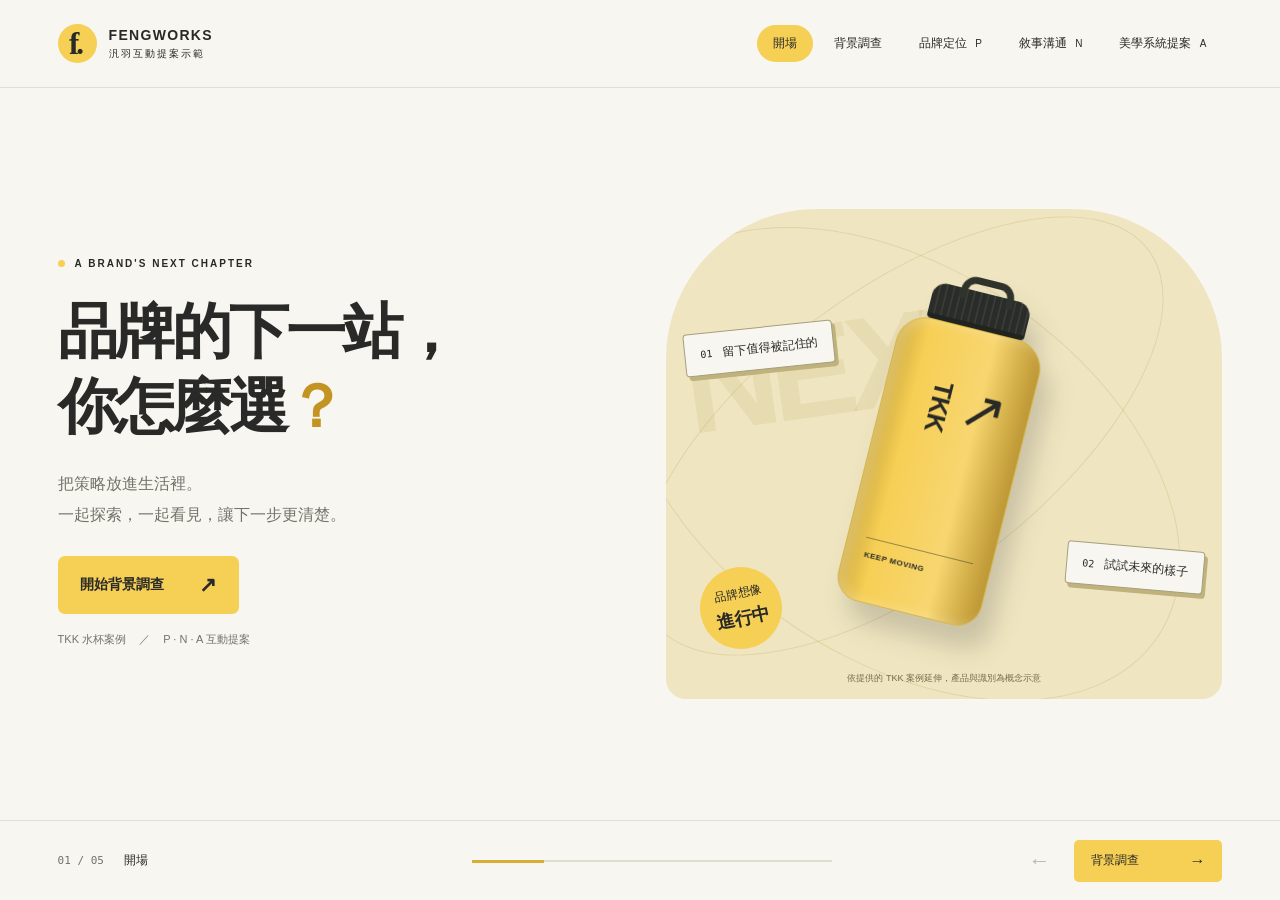
<file: index.html>
<!doctype html>
<html lang="zh-Hant"><head><meta charset="UTF-8"><meta name="viewport" content="width=device-width,initial-scale=1"><meta name="description" content="汎羽 PNA 互動提案示範：背景調查、品牌定位、敘事溝通與三個美學系統方向。"><title>品牌的下一站｜汎羽 PNA 互動提案</title><style>
:root{--ink:#292a27;--paper:#f7f6f0;--yellow:#f6cf55;--line:#dfdfd6;--muted:#727369;--surface:#fffefa;font-family:Arial,"Noto Sans TC","Microsoft JhengHei",sans-serif;color:var(--ink);background:var(--paper);color-scheme:light}*{box-sizing:border-box}body{margin:0}button,input{font:inherit}button{cursor:pointer;color:inherit;border:0;transition:background .2s,transform .2s}button:hover:not(:disabled){filter:brightness(.97)}button:focus-visible,a:focus-visible,input:focus-visible{outline:3px solid #ad7a16;outline-offset:4px}button:disabled{opacity:.3;cursor:default}h1,h2,h3,h4,p{margin:0}[hidden]{display:none!important}.skip{position:absolute;top:-80px;left:20px;z-index:100;background:var(--ink);color:white;padding:12px}.skip:focus{top:8px}.topbar{min-height:88px;display:flex;align-items:center;justify-content:space-between;padding:18px 4.5%;border-bottom:1px solid var(--line);gap:24px}.wordmark{display:flex;align-items:center;gap:12px;text-align:left;background:none;padding:0;font-size:14px;font-weight:800;letter-spacing:1.3px;flex-shrink:0}.brand-icon{background:var(--yellow);color:var(--ink);height:39px;width:39px;border-radius:50%;display:grid;place-items:center;font-family:Georgia,serif;font-size:31px;line-height:1;letter-spacing:-3px;padding-right:4px}.brand-sub{display:block;font-size:10px;letter-spacing:2px;font-weight:400;margin-top:4px}.desktop-nav{display:flex;gap:5px;flex-wrap:wrap;justify-content:flex-end}.desktop-nav button{padding:10px 16px;border-radius:30px;background:transparent;font-size:12px;white-space:nowrap}.desktop-nav button b{font-size:10px;margin-left:5px;font-weight:400}.desktop-nav button.active{background:var(--yellow);color:var(--ink)}main{padding:0 4.5% 105px;max-width:1680px;margin:auto}.slide{padding-top:30px;min-height:calc(100vh - 193px);animation:arrive .22s ease-out}.cover{display:grid;grid-template-columns:1.05fr 1fr;gap:24px;align-items:center;padding-top:25px}.eyebrow{font-size:10px;letter-spacing:2px;font-weight:700;display:flex;align-items:center;gap:10px}.live-dot{width:7px;height:7px;border-radius:50%;background:var(--yellow)}h1{font-size:clamp(42px,4.7vw,74px);letter-spacing:-3px;line-height:1.25;font-weight:800;margin:25px 0}.accent-punct{color:#c39422}.intro{font-size:16px;line-height:1.9;color:var(--muted)}.primary{display:inline-flex;align-items:center;justify-content:space-between;gap:35px;background:var(--yellow);color:var(--ink);padding:17px 22px;border-radius:7px;font-size:14px;font-weight:600}.primary span{font-size:21px}.cover .primary{margin:26px 0 16px}.micro{font-size:11px;line-height:1.8;color:var(--muted)}.micro span{margin:0 10px}.hero-stage{height:490px;position:relative;overflow:hidden;border-radius:150px 150px 20px 20px;background:#efe5c0;isolation:isolate}.hero-word{font-size:132px;font-weight:900;letter-spacing:-10px;color:#b9a45324;position:absolute;left:3%;top:17%;transform:rotate(-8deg)}.orbit{position:absolute;border:1px solid #b8a65b45;border-radius:50%;width:620px;height:290px;transform:rotate(-37deg);left:-75px;top:82px;z-index:-1}.orbit-two{height:390px;transform:rotate(34deg);top:60px}.hero-tag{position:absolute;z-index:3;background:var(--paper);border:1px solid #a69f7c;padding:12px 15px;box-shadow:3px 4px 0 #c0b27c;font-size:12px;border-radius:4px}.tag-one{left:18px;top:118px;transform:rotate(-6deg)}.tag-two{right:18px;bottom:110px;transform:rotate(5deg)}.hero-tag span{font:10px monospace;margin-right:7px}.hero-stamp{position:absolute;bottom:50px;left:34px;width:82px;height:82px;background:var(--yellow);border-radius:50%;display:flex;flex-direction:column;align-items:center;justify-content:center;font-size:12px;transform:rotate(-12deg);line-height:1.7}.hero-stamp strong{font-size:18px}.hero-caption{position:absolute;bottom:14px;width:100%;text-align:center;font-size:9px;color:#756d4c}.bottle{position:relative;width:148px;height:330px;filter:drop-shadow(15px 20px 12px #242b2b30);color:var(--ink)}.hero-bottle{position:absolute;left:calc(50% - 74px);top:79px;transform:rotate(14deg)}.cap{width:100px;height:37px;border-radius:14px 14px 4px 4px;background:repeating-linear-gradient(90deg,#292c29 0px,#292c29 5px,#454840 7px);margin:auto;position:relative;z-index:2;border-bottom:5px solid #20231e}.cap:after{content:"";position:absolute;width:40px;height:17px;border:7px solid #2f332b;border-bottom:0;border-radius:15px 15px 0 0;top:-14px;left:27px}.bottle-body{height:293px;border-radius:30px 30px 25px 25px;background:linear-gradient(90deg,#d1ac3e,#f6cf55 20%,#f8d670 65%,#bc9632);border:1px solid #d7b64f;position:relative;overflow:hidden;box-shadow:inset 6px 0 13px #ffffff40}.bottle-word{position:absolute;left:24px;top:58px;font-size:26px;font-weight:900;letter-spacing:-1px;transform:rotate(90deg);transform-origin:24px 24px;white-space:nowrap}.bottle-rule{position:absolute;left:18px;right:18px;bottom:63px;height:1px;background:currentColor;opacity:.45}.bottle-sub{position:absolute;bottom:42px;font-size:8px;font-weight:700;left:20px;letter-spacing:.5px}.bottle-mark{position:absolute;right:22px;top:45px;font-size:55px}.section-heading{display:flex;justify-content:space-between;align-items:flex-end;gap:24px;margin-bottom:25px}.section-heading h2{font-size:clamp(29px,3vw,44px);line-height:1.4;letter-spacing:-1.2px;margin-top:10px}.section-heading h2 em{font-style:normal;font-size:.65em;display:inline-grid;place-items:center;background:var(--yellow);width:36px;height:36px;border-radius:50%;margin-left:10px;vertical-align:middle;letter-spacing:0}.section-heading>p{font-size:13px;line-height:1.8;padding-bottom:3px}.hint{font-size:10px;color:var(--muted)}.panel-label{font-size:10px;letter-spacing:1.4px;font-weight:700;color:var(--muted)}.panel-heading{display:flex;align-items:center;justify-content:space-between;gap:16px;margin-bottom:20px}.panel-heading h3{font-size:22px;margin-top:10px;line-height:1.4}.research-layout{display:grid;grid-template-columns:.7fr 1.7fr;gap:24px}.brand-map{position:relative;background:#efedde;border-radius:18px;overflow:hidden;display:flex;flex-direction:column;justify-content:center;gap:18px;padding:50px 22px 42px;isolation:isolate}.map-grid{position:absolute;inset:0;background-image:linear-gradient(#908a6412 1px,transparent 1px),linear-gradient(90deg,#908a6412 1px,transparent 1px);background-size:25px 25px;z-index:-1}.map-caption{position:absolute;top:20px;left:24px;font:9px monospace;letter-spacing:1px;color:var(--muted)}.map-path{position:absolute;width:210px;height:380px;border:1px dashed #c6bc8a;transform:rotate(-24deg);border-radius:50%;left:calc(50% - 105px);z-index:-1}.map-node{display:flex;align-items:center;gap:14px;background:var(--paper);border:1px solid #d4cfb6;padding:17px 16px;border-radius:10px;text-align:left;position:relative}.map-node.selected{background:var(--yellow);border-color:#dac064;box-shadow:0 4px 0 #d7c996}.map-node b{font-size:18px;display:block}.map-node small{font-size:10px;display:block;margin-top:7px}.map-pin{font:10px monospace;align-self:flex-start;margin-top:4px}.map-node i{margin-left:auto;font-style:normal}.map-bottom{position:absolute;bottom:17px;left:24px;font-size:9px;color:var(--muted)}.research-panel{background:var(--surface);border:1px solid var(--line);border-radius:18px;padding:22px 25px}.analysis-groups{display:grid;grid-template-columns:1fr 1fr;gap:18px}.analysis-group h4{text-align:center;background:#edece3;padding:10px;font-size:15px;font-weight:600;border-radius:6px}.circle-grid{display:grid;gap:13px;justify-content:center;padding:19px 8px 10px;grid-template-columns:repeat(2,72px);min-height:185px}.circle-grid.six{grid-template-columns:repeat(3,72px)}.analysis-circle{width:72px;height:72px;display:grid;place-items:center;background:#f9e6aa;border-radius:50%;font-size:14px;line-height:1.45;padding:13px;text-align:center;word-break:normal;overflow-wrap:anywhere;font-weight:600}.analysis-group:nth-child(2) .analysis-circle{background:#343631;color:#f9e8ae}.analysis-takeaway{display:flex;gap:16px;border-top:1px solid var(--line);padding-top:14px;margin-top:9px}.analysis-takeaway>span{font-size:10px;white-space:nowrap;line-height:1.8;color:var(--muted)}.analysis-takeaway p{font-size:12px;line-height:1.8}.source-note{font-size:9px;color:var(--muted);margin-top:11px;line-height:1.7}.position-layout{display:grid;grid-template-columns:.8fr 1.6fr;gap:28px}.position-controls{padding-top:10px}.position-tab{display:block;position:relative;text-align:left;background:transparent;border:1px solid var(--line);border-radius:12px;padding:18px 22px;margin-top:16px;width:100%}.position-tab.selected{background:var(--yellow);border-color:#dec677}.position-tab>span{font-size:9px;letter-spacing:1.5px}.position-tab b{display:block;font-size:24px;margin:10px 0 7px}.position-tab small{font-size:11px}.position-tab i{position:absolute;right:23px;bottom:23px;font-size:20px;font-style:normal}.position-explanation{margin-top:22px;max-width:360px}.position-explanation h3{font-size:14px;margin-bottom:10px}.position-explanation p{font-size:12px;line-height:1.9;color:var(--muted)}.position-board{padding:23px 30px;background:var(--surface);border:1px solid var(--line);border-radius:18px}.position-equation{border:1px solid #d4d3c8;padding:20px 25px}.position-equation p{display:flex;align-items:baseline;justify-content:center;gap:15px;line-height:1.7;font-size:27px;transition:opacity .2s}.position-equation b{font-size:29px}.position-equation p>span{width:24px;text-align:center}.position-equation[data-focus=focus] .away{opacity:.35}.position-equation[data-focus=tradeoff] .toward{opacity:.35}.position-arrow{text-align:center;font-size:26px;color:#acae9d;line-height:1.5}.position-conclusion{font-size:32px;text-align:center;background:var(--yellow);padding:19px 15px;font-weight:700;letter-spacing:-1px}.position-conclusion span{margin-left:7px}.position-dimensions{display:grid;grid-template-columns:repeat(3,1fr);text-align:center;margin:23px 0 17px}.position-dimensions div+div{border-left:1px solid var(--line)}.position-dimensions span{font-size:8px;letter-spacing:1px;display:block;color:var(--muted)}.position-dimensions b{display:block;font-size:13px;margin-top:7px}.position-question{font-size:11px;line-height:1.8;color:var(--muted);padding-top:12px;border-top:1px solid var(--line)}.expression-layout{display:grid;grid-template-columns:.85fr 1.5fr;gap:32px}.expression-control{padding:18px 0}.expression-control h3{font-size:25px;line-height:1.65;margin:12px 0 22px}.tone-options{display:grid;gap:12px}.tone-option{display:flex;gap:13px;align-items:center;text-align:left;border:1px solid var(--line);background:transparent;padding:16px;border-radius:10px}.tone-option.selected{background:#fff9e5;border-color:#d8bb58}.tone-option b{display:block;font-size:14px;margin-bottom:5px}.tone-option small{font-size:10px;color:var(--muted)}.tone-option i{margin-left:auto;font-style:normal;font-size:22px}.tone-swatch{width:31px;height:40px;border-radius:16px;background:linear-gradient(135deg,var(--ink) 50%,var(--yellow) 50%)}.tone-swatch.warm{background:linear-gradient(135deg,#ddcdb2 50%,#405c47 50%)}.tone-detail{margin:22px 0}.tone-detail span{font-size:10px;color:var(--muted)}.tone-detail p{font-size:12px;line-height:1.8;margin-top:7px}.ad-preview{height:420px;border-radius:18px;position:relative;overflow:hidden;background:var(--ink);color:var(--yellow);isolation:isolate;transition:background .3s,color .3s}.ad-head{display:flex;justify-content:space-between;align-items:center;padding:24px 26px;position:relative;z-index:2}.ad-head>span:first-child{font-size:25px;font-weight:900;letter-spacing:-1px}.ad-head>span:last-child{font-size:8px;letter-spacing:1.5px}.ad-copy{position:relative;z-index:2;margin:35px 28px;width:54%}.ad-copy>span{font-size:9px;letter-spacing:2px}.ad-copy h3{font-size:clamp(25px,3vw,43px);line-height:1.35;letter-spacing:-2px;white-space:pre-line;margin:13px 0}.ad-copy p{font-size:11px;line-height:1.8;max-width:190px}.ad-bottle{position:absolute;right:12%;top:64px;transform:rotate(17deg) scale(.78);z-index:1}.ad-rings{position:absolute;width:520px;height:280px;border:1px solid #f6cf5533;top:90px;left:0;border-radius:50%;transform:rotate(-30deg)}.ad-rings:after{content:"";position:absolute;inset:30px;border:inherit;border-radius:inherit}.ad-bottom{position:absolute;bottom:22px;left:26px;right:26px;display:flex;justify-content:space-between;font-size:9px;letter-spacing:1px}.ad-preview.warm{background:#ddcdb2;color:#2d4a37}.warm .bottle-body,.outdoor .bottle-body{background:linear-gradient(90deg,#304d37,#55755b 24%,#6d8b65 65%,#2f5039);border-color:#4c7053;color:#f4e2ba}.warm .ad-rings{border-color:#47685245}.warm .ad-copy h3{font-weight:500;letter-spacing:0}.concept-toolbar{display:flex;align-items:center;justify-content:space-between;gap:20px;margin-bottom:20px}.segmented{background:#edece3;border-radius:30px;padding:4px;display:flex;gap:4px}.segmented button{padding:10px 18px;font-size:12px;border-radius:25px;background:transparent;white-space:nowrap}.segmented button.selected{background:var(--yellow)}.check{display:flex;align-items:center;gap:6px;font-size:11px;white-space:nowrap}.check input{accent-color:var(--ink);height:16px;width:16px}.aesthetic-layout{display:grid;grid-template-columns:1.65fr .8fr;gap:30px}.concept-preview{height:395px;position:relative;background:#292a27;color:#f6cf55;border-radius:18px;overflow:hidden;isolation:isolate;transition:background .3s,color .3s}.concept-head{display:flex;justify-content:space-between;align-items:center;position:relative;z-index:3;padding:23px 27px}.concept-head strong{font-size:30px;font-weight:900;letter-spacing:-1px}.concept-head>span{font-size:8px;letter-spacing:1.5px}.concept-copy{position:relative;z-index:3;margin:28px 27px;width:48%}.concept-copy>span{font-size:8px;letter-spacing:1.6px}.concept-copy h3{font-size:34px;line-height:1.35;letter-spacing:-1px;white-space:pre-line;margin:13px 0}.concept-copy p{font-size:10px;line-height:1.8;max-width:200px}.concept-products{position:absolute;right:3%;top:76px;width:240px;height:270px;z-index:2}.concept-bottle{position:absolute;right:0;top:-22px;transform:rotate(12deg) scale(.69)}.concept-box{width:111px;height:234px;background:#f4cf60;color:#292a27;position:absolute;top:16px;left:5px;padding:20px 16px;transform:rotate(-6deg);box-shadow:10px 10px 0 #0002}.concept-box>b{font-size:22px;font-weight:900}.concept-box>strong{font-size:22px;line-height:1.05;white-space:pre-line;display:block;margin-top:42px;letter-spacing:-1px}.concept-box>span{font-size:6px;letter-spacing:.2px;position:absolute;bottom:18px;left:16px}.concept-bottom{position:absolute;bottom:20px;left:27px;right:27px;display:flex;justify-content:space-between;gap:10px;font-size:8px;letter-spacing:1px;z-index:3}.concept-graphic{position:absolute;inset:0;z-index:0}.precision .concept-graphic{transform:skewX(-24deg);width:240px;left:auto;right:70px;background:#f6cf5514}.precision .concept-graphic span{position:absolute;height:100%;width:1px;background:#f6cf5540}.precision .concept-graphic span:nth-child(1){left:25%}.precision .concept-graphic span:nth-child(2){left:50%}.precision .concept-graphic span:nth-child(3){left:75%}.concept-preview.outdoor{background:#dccdb3;color:#2e4936}.outdoor .concept-graphic span{position:absolute;border:1px solid #61714c44;border-radius:49% 60% 42% 60%;width:620px;height:380px;top:66px;left:80px;transform:rotate(-26deg)}.outdoor .concept-graphic span:nth-child(2){width:550px;height:310px;top:97px;left:119px}.outdoor .concept-graphic span:nth-child(3){width:470px;height:240px;top:128px;left:160px}.outdoor .concept-copy h3{font-weight:500;letter-spacing:1px}.outdoor .concept-box{background:#405c47;color:#efe6d2;transform:rotate(-3deg)}.outdoor .concept-box>strong{font-family:Georgia,serif;font-weight:400;letter-spacing:1px}.outdoor .concept-bottle{transform:rotate(4deg) scale(.69)}.concept-preview.motion{background:#3158c9;color:#e0eff6}.motion .concept-graphic{background:linear-gradient(135deg,transparent 55%,#87adf528 55%,#87adf528 74%,transparent 74%)}.motion .concept-graphic span{position:absolute;right:-10%;width:70%;height:16px;background:#bfe6ff2a;transform:rotate(-30deg);top:65%}.motion .concept-graphic span:nth-child(2){top:72%}.motion .concept-graphic span:nth-child(3){top:79%}.motion .concept-copy h3{font-size:39px;font-weight:900;font-style:italic;letter-spacing:-2px}.motion .concept-bottle{transform:rotate(21deg) scale(.69)}.motion .bottle-body{background:linear-gradient(90deg,#8cb7cd,#d0e7f2 24%,#c6ddeb 65%,#84a7c5);color:#1b3159;border-color:#c2e1ef}.motion .concept-box{background:#172653;color:#d1e6f1;transform:rotate(-10deg)}.motion .concept-box>strong{font-style:italic;font-size:27px}.concept-detail{padding:3px 0}.concept-detail h3{font-size:26px;margin:12px 0}.concept-detail>p{font-size:12px;line-height:1.85;color:var(--muted)}.palette{display:flex;gap:20px;margin:19px 0}.palette-item{display:flex;align-items:center;gap:7px;font-size:9px}.palette-item i{width:22px;height:22px;border-radius:50%;box-shadow:inset 0 0 0 1px #0001}.concept-detail dl{margin:0}.concept-detail dl>div{padding:11px 0;border-top:1px solid var(--line)}.concept-detail dt{font-size:10px;color:var(--muted)}.concept-detail dd{font-size:12px;line-height:1.7;margin:5px 0 0}.concept-question{margin-top:12px;background:#efe9d2;padding:13px 15px;border-radius:7px}.concept-question>span{font-size:9px;color:var(--muted)}.concept-question p{font-size:12px;line-height:1.8;margin-top:4px}.hide-logo .brand-name{visibility:hidden}.bottom-bar{height:80px;border-top:1px solid var(--line);background:#f7f6f0f5;backdrop-filter:blur(10px);position:fixed;left:0;bottom:0;right:0;display:flex;align-items:center;justify-content:space-between;padding:0 4.5%;z-index:10;gap:30px}.progress-meta{display:flex;align-items:center;gap:20px;min-width:230px}.progress-meta>span:first-child{font:11px monospace;color:var(--muted)}.progress-meta>span:last-child{font-size:12px}.progress-track{height:2px;background:#dedecf;flex:1;max-width:360px}.progress-track>span{display:block;width:20%;height:3px;background:#d9ae35;transition:width .25s}.page-actions{display:flex;gap:12px;align-items:center}.arrow-button{background:none;font-size:22px;padding:8px 12px}.next-button{background:var(--yellow);color:var(--ink);border-radius:5px;font-size:12px;padding:12px 17px;min-width:148px;text-align:left;display:flex;justify-content:space-between;gap:17px}.next-button span{font-size:16px}@keyframes arrive{from{opacity:.6;transform:translateY(4px)}to{opacity:1;transform:translateY(0)}}
@media(min-width:1450px){.hero-stage{height:550px}.hero-bottle{top:106px;transform:rotate(14deg) scale(1.1)}.hero-word{font-size:165px}.hero-tag.tag-one{top:150px}.research-panel{padding:30px}.circle-grid{grid-template-columns:repeat(2,85px);gap:18px}.circle-grid.six{grid-template-columns:repeat(3,85px)}.analysis-circle{width:85px;height:85px;font-size:16px;padding:20px}.ad-preview{height:470px}.concept-preview{height:450px}.concept-products{top:100px;right:8%;transform:scale(1.15)}.concept-copy{margin-top:50px}.concept-copy h3{font-size:42px}}
@media(max-width:1050px){.topbar{padding:18px 3%}.desktop-nav{gap:0}.desktop-nav button{padding:9px 10px;font-size:11px}.wordmark{font-size:12px}.brand-sub{font-size:9px}main{padding-left:3%;padding-right:3%}.cover h1{font-size:45px}.hero-stage{height:440px}.hero-bottle{top:55px;transform:rotate(14deg) scale(.9)}.hero-tag{font-size:10px;padding:10px}.tag-one{top:105px;left:10px}.tag-two{right:10px;bottom:95px}.hero-word{font-size:110px}.section-heading>p{max-width:290px}.section-heading h2{font-size:31px}.research-layout{grid-template-columns:.7fr 1.6fr;gap:18px}.brand-map{padding:42px 14px}.map-node{padding:17px 12px;gap:10px}.map-node b{font-size:16px}.research-panel{padding:20px}.analysis-groups{gap:13px}.circle-grid{grid-template-columns:repeat(2,62px);gap:10px;padding:16px 0 8px;min-height:161px}.circle-grid.six{grid-template-columns:repeat(3,62px)}.analysis-circle{width:62px;height:62px;font-size:12px;padding:10px}.position-board{padding:21px}.position-equation p{font-size:23px;gap:12px}.position-equation b{font-size:25px}.position-conclusion{font-size:28px}.expression-layout{gap:25px}.ad-bottle{right:3%;transform:rotate(17deg) scale(.74)}.ad-copy h3{font-size:33px}.ad-copy{margin-left:24px;width:60%}.aesthetic-layout{grid-template-columns:1.5fr 1fr;gap:22px}.concept-copy{margin-left:22px;width:55%;margin-top:28px}.concept-copy h3{font-size:28px}.motion .concept-copy h3{font-size:31px}.concept-products{right:-3%;transform:scale(.8);transform-origin:right bottom;top:103px}.concept-head{padding:23px 22px}.concept-caption{max-width:160px}.concept-detail h3{font-size:23px}.palette{gap:12px}.palette-item{gap:4px}.palette-item i{width:19px;height:19px}}
@media(min-width:761px) and (max-height:800px){.slide{padding-top:24px}.cover{padding-top:25px}.section-heading{margin-bottom:20px}.section-heading h2{font-size:35px;margin-top:8px}.research-panel{padding:18px 24px}.panel-heading{margin-bottom:13px}.circle-grid{padding-top:16px}.position-tab{padding:15px 20px;margin-top:13px}.position-tab b{font-size:23px;margin:8px 0 6px}.position-explanation{margin-top:17px}.position-board{padding:20px 26px}.position-equation{padding:12px 24px}.position-conclusion{font-size:30px;padding:16px}.position-dimensions{margin:17px 0 12px}.position-question{padding-top:10px}.ad-preview{height:377px}.ad-copy{margin-top:25px}.ad-copy h3{font-size:36px}.ad-bottle{top:38px;transform:rotate(17deg) scale(.72)}.expression-control{padding-top:9px}.expression-control h3{font-size:23px;line-height:1.5;margin:10px 0 16px}.tone-option{padding:13px}.tone-detail{margin:18px 0}.concept-toolbar{margin-bottom:16px}.concept-preview{height:350px}.concept-products{top:53px;transform:scale(.9);transform-origin:right center}.concept-copy{margin-top:18px}.concept-copy h3{font-size:31px}.motion .concept-copy h3{font-size:34px}.concept-detail h3{font-size:23px;margin:9px 0}.concept-detail>p{font-size:11px}.palette{margin:13px 0}.concept-detail dl>div{padding:8px 0}.concept-question{margin-top:8px;padding:9px 12px}}
@media(max-width:760px){.topbar{padding:16px 20px 12px;display:block}.wordmark{margin-bottom:15px}.desktop-nav{justify-content:flex-start;gap:3px}.desktop-nav button{font-size:10px;padding:8px 10px}.desktop-nav button b{margin-left:3px;font-size:9px}main{padding:0 20px 100px}.slide{padding-top:24px}.cover{grid-template-columns:1fr;gap:26px}.cover-copy{padding-top:6px}.cover h1{font-size:clamp(35px,7.6vw,55px);letter-spacing:-2px;margin:20px 0}.intro{font-size:14px}.cover .primary{margin:20px 0 12px}.hero-stage{height:410px;border-radius:100px 100px 18px 18px}.hero-bottle{left:calc(50% - 74px);top:39px}.hero-tag{font-size:11px}.tag-one{top:102px;left:18px}.tag-two{bottom:90px;right:15px}.hero-word{font-size:140px;top:12%}.section-heading{display:block;margin-bottom:22px}.section-heading h2{font-size:29px;margin-top:10px}.section-heading h2 em{width:29px;height:29px}.section-heading>p{font-size:12px;max-width:none;margin-top:12px}.research-layout,.position-layout,.expression-layout,.aesthetic-layout{grid-template-columns:1fr;gap:23px}.brand-map{padding:0;background:transparent;flex-direction:row;gap:8px;overflow:visible}.map-grid,.map-path,.map-caption,.map-bottom{display:none}.map-node{flex:1;min-width:0;display:block;padding:12px 7px;text-align:center;border-radius:8px}.map-node b{font-size:14px;margin-top:6px}.map-node small{display:none}.map-node i{display:none}.map-pin{font-size:9px}.research-panel{padding:18px 16px}.panel-heading h3{font-size:20px}.panel-heading{gap:10px}.analysis-groups{gap:12px}.analysis-group h4{font-size:14px;padding:9px 4px}.circle-grid{grid-template-columns:repeat(2,60px);gap:9px}.circle-grid.six{grid-template-columns:repeat(2,60px)}.analysis-circle{width:60px;height:60px;font-size:12px;padding:10px}.analysis-takeaway{display:block;padding-top:12px;margin-top:12px}.analysis-takeaway p{margin-top:5px}.position-controls{display:grid;grid-template-columns:1fr 1fr;gap:12px;padding:0}.position-controls>.panel-label,.position-explanation{grid-column:1/-1}.position-tab{margin:0;padding:14px}.position-tab b{font-size:22px}.position-tab small{font-size:10px}.position-tab i{display:none}.position-explanation{max-width:none;margin-top:4px}.position-board{padding:19px 16px}.position-equation{padding:14px 10px}.position-equation p{font-size:21px;gap:10px}.position-equation b{font-size:23px}.position-conclusion{font-size:26px;padding:18px 10px}.position-dimensions b{font-size:12px}.expression-control{padding:0}.expression-control h3{font-size:22px;line-height:1.5}.expression-control h3 br{display:none}.tone-options{grid-template-columns:1fr 1fr;gap:10px}.tone-option{padding:12px;gap:10px}.tone-option i{display:none}.tone-option small{font-size:9px}.tone-option b{font-size:12px}.tone-swatch{width:24px;height:34px;flex-shrink:0}.tone-detail{margin:18px 0 0}.ad-preview{height:395px}.ad-bottle{right:7%;top:55px}.ad-copy h3{font-size:34px}.concept-toolbar{align-items:flex-start;flex-direction:column;gap:13px}.segmented{width:100%;gap:3px;padding:3px;border-radius:9px}.segmented button{white-space:normal;flex:1;padding:11px 8px;font-size:11px;line-height:1.7;border-radius:7px}.concept-preview{height:410px}.concept-copy{width:62%;margin:20px 21px}.concept-copy h3{font-size:30px}.motion .concept-copy h3{font-size:32px}.concept-copy p{max-width:150px}.concept-head{padding:21px}.concept-head>span{font-size:7px}.concept-products{right:0;top:132px;transform:scale(.8);transform-origin:right center}.concept-box{left:12px;top:25px;width:100px;height:205px}.concept-box>strong{font-size:19px;margin-top:31px}.concept-bottle{right:-4px;top:-18px;transform:rotate(12deg) scale(.63)}.outdoor .concept-bottle{transform:rotate(4deg) scale(.63)}.motion .concept-bottle{transform:rotate(21deg) scale(.63)}.concept-bottom{left:21px;right:21px;font-size:7px;letter-spacing:.4px}.concept-detail{padding:0}.concept-detail dl{display:grid;grid-template-columns:1fr 1fr;gap:0 18px}.concept-detail dl>div:last-child{grid-column:1/-1}.concept-question{margin-top:12px}.bottom-bar{height:75px;padding:0 20px;gap:10px}.progress-track{display:none}.progress-meta{min-width:0;display:block}.progress-meta>span{display:block}.progress-meta>span:last-child{font-size:10px;margin-top:5px}.page-actions{gap:5px}.next-button{min-width:143px;padding:11px 13px;font-size:10px}.arrow-button{padding:8px;font-size:21px}}
@media(max-width:380px){main{padding-left:15px;padding-right:15px}.topbar{padding-left:15px;padding-right:15px}.desktop-nav button{padding:7px 8px;font-size:9px}.desktop-nav button b{margin-left:1px;font-size:8px}.hero-tag{font-size:9px}.circle-grid,.circle-grid.six{grid-template-columns:repeat(2,51px);gap:8px}.analysis-circle{width:51px;height:51px;font-size:11px;padding:7px}.analysis-group h4{font-size:12px}.research-panel{padding:16px 13px}.panel-heading h3{font-size:18px}.position-equation p{font-size:18px;gap:7px}.position-equation b{font-size:20px}.position-conclusion{font-size:23px}.tone-option{padding:11px 9px;gap:7px}.tone-swatch{width:20px}.ad-copy{margin-left:20px}.ad-copy h3{font-size:29px}.ad-bottle{right:-2%;transform:rotate(17deg) scale(.64)}.ad-head{padding:22px 20px}.ad-head>span:last-child{font-size:6px}.concept-copy{margin-left:18px}.concept-copy h3{font-size:27px}.motion .concept-copy h3{font-size:29px}.concept-products{right:-12px;transform:scale(.72);top:145px}.bottom-bar{padding:0 15px}.progress-meta>span:last-child{max-width:110px}.next-button{min-width:132px}}
.analysis-circle{white-space:pre-line}
@media(min-width:761px) and (max-height:800px){.research-panel{padding-top:16px;padding-bottom:16px}.research-panel .source-note{margin-top:7px}.analysis-takeaway{padding-top:11px}}
@media(min-width:761px) and (max-height:700px){.topbar{min-height:72px;padding-top:14px;padding-bottom:14px}.slide{padding-top:20px}.cover{padding-top:22px}.section-heading{margin-bottom:16px}.section-heading h2{font-size:29px;margin-top:7px}.section-heading>p{font-size:11px}.hint{font-size:9px}.position-tab{padding:14px 18px}.position-tab b{font-size:21px;margin:7px 0 5px}.position-board{padding:16px 23px}.position-equation{padding:9px 18px}.position-equation p{font-size:23px}.position-equation b{font-size:25px}.position-conclusion{font-size:27px;padding:14px}.position-dimensions{margin:15px 0 12px}.position-explanation{margin-top:14px}.position-explanation p{font-size:11px}.ad-preview{height:340px}.ad-bottle{top:22px;transform:rotate(17deg) scale(.65)}.ad-copy{margin-top:20px}.ad-copy h3{font-size:31px}.concept-preview{height:310px}.concept-products{top:28px;transform:scale(.76);transform-origin:right center}.concept-head{padding-top:17px;padding-bottom:17px}.concept-copy{margin-top:15px}.concept-copy h3{font-size:27px}.motion .concept-copy h3{font-size:30px}.concept-copy p{font-size:9px}.concept-detail h3{font-size:21px;margin:7px 0}.concept-detail>p{font-size:10px}.palette{margin:11px 0}.concept-detail dl>div{padding:6px 0}.concept-detail dd{font-size:11px;margin-top:3px}.concept-question p{font-size:10px}.concept-question{padding:8px 11px;margin-top:7px}.concept-bottom{font-size:7px;bottom:17px}}
@media(min-width:761px) and (max-width:1050px){.concept-products{right:4%}}
@media(prefers-reduced-motion:reduce){*{transition:none!important;animation:none!important;scroll-behavior:auto!important}}

</style></head>
<body><a class="skip" href="#main">跳至內容</a>
<header class="topbar"><button class="wordmark" data-go="0" aria-label="回到開場"><span class="brand-icon">f.</span><span>FENGWORKS<span class="brand-sub">汎羽互動提案示範</span></span></button><nav class="desktop-nav" aria-label="簡報章節"><button data-go="0">開場</button><button data-go="1">背景調查</button><button data-go="2">品牌定位 <b>P</b></button><button data-go="3">敘事溝通 <b>N</b></button><button data-go="4">美學系統提案 <b>A</b></button></nav></header>
<main id="main">
<section class="slide cover" data-step="0" aria-labelledby="cover-title"><div class="cover-copy"><div class="eyebrow"><span class="live-dot"></span> A BRAND'S NEXT CHAPTER</div><h1 id="cover-title">品牌的下一站，<br>你怎麼選<span class="accent-punct">？</span></h1><p class="intro">把策略放進生活裡。<br>一起探索，一起看見，讓下一步更清楚。</p><button class="primary" data-go="1">開始背景調查 <span aria-hidden="true">↗</span></button><p class="micro">TKK 水杯案例 <span>／</span> P · N · A 互動提案</p></div><div class="hero-stage" aria-label="TKK 水杯視覺概念示意"><div class="orbit orbit-one"></div><div class="orbit orbit-two"></div><div class="hero-word" aria-hidden="true">NEXT</div><div class="hero-tag tag-one"><span>01</span> 留下值得被記住的</div><div class="hero-tag tag-two"><span>02</span> 試試未來的樣子</div><div class="bottle hero-bottle"><div class="cap"></div><div class="bottle-body"><div class="bottle-word">TKK</div><div class="bottle-rule"></div><span class="bottle-sub">KEEP MOVING</span><span class="bottle-mark">↗</span></div></div><div class="hero-stamp">品牌想像<br><strong>進行中</strong></div><div class="hero-caption">依提供的 TKK 案例延伸，產品與識別為概念示意</div></div></section>
<section class="slide" data-step="1" aria-labelledby="research-title" hidden><div class="section-heading"><div><div class="eyebrow">01 / BACKGROUND RESEARCH</div><h2 id="research-title">背景調查</h2></div><p>三個面向，一起看見品牌的機會。<br><span class="hint">依提供的 3C 圖表整理，保留素材中的分析脈絡。</span></p></div><div class="research-layout"><div class="brand-map" aria-label="3C 分析主題"><div class="map-grid"></div><span class="map-caption">THREE PERSPECTIVES</span><div class="map-path"></div><button class="map-node" data-node="brand"><span class="map-pin">C1</span><span><b>品牌分析</b><small>TKK 有什麼？</small></span><i>↗</i></button><button class="map-node" data-node="industry"><span class="map-pin">C2</span><span><b>行業分析</b><small>行業有什麼新機會？</small></span><i>↗</i></button><button class="map-node" data-node="consumer"><span class="map-pin">C3</span><span><b>消費者分析</b><small>消費者需要什麼？</small></span><i>↗</i></button><span class="map-bottom">點選主題，展開分析圖表</span></div><div class="research-panel" aria-live="polite"><div class="panel-heading"><div><span class="panel-label" id="research-kicker"></span><h3 id="research-question"></h3></div></div><div class="analysis-groups" id="analysis-groups"></div><div class="analysis-takeaway"><span>討論線索</span><p id="research-takeaway"></p></div><p class="source-note">提供素材以繁體中文重排，市場判斷沿用素材，未另行驗證。</p></div></div></section>
<section class="slide" data-step="2" aria-labelledby="position-title" hidden><div class="section-heading"><div><div class="eyebrow">02 / POSITIONING</div><h2 id="position-title">品牌定位 <em>P</em></h2></div><p>選擇一個定位，也代表清楚的取捨。<br><span class="hint">依 TKK 品牌定位素材呈現。</span></p></div><div class="position-layout"><div class="position-controls"><span class="panel-label">定位背後的兩面</span><button class="position-tab" data-focus="focus"><span>01 / FOCUS</span><b>聚焦了什麼</b><small>價值、使用場景、品類</small><i>↗</i></button><button class="position-tab" data-focus="tradeoff"><span>02 / TRADE-OFF</span><b>放下了什麼</b><small>讓品牌的邊界更清楚</small><i>↗</i></button><div class="position-explanation" aria-live="polite"><h3 id="focus-title"></h3><p id="focus-copy"></p></div></div><div class="position-board"><div class="panel-heading"><span class="panel-label">TKK 品牌定位</span></div><div class="position-equation" id="position-equation"><p class="away"><b>TKK</b><span>≠</span><strong>傳統杯壺品牌</strong></p><p class="toward"><b>TKK</b><span>=</span><strong>運動水杯品牌</strong></p></div><div class="position-arrow" aria-hidden="true">↓</div><div class="position-conclusion">專注高端<span>運動水杯</span></div><div class="position-dimensions"><div><span>VALUE</span><b>高端價值</b></div><div><span>SCENARIO</span><b>運動場景</b></div><div><span>CATEGORY</span><b>水杯品類</b></div></div><p class="position-question" id="position-question"></p></div></div></section>
<section class="slide" data-step="3" aria-labelledby="narrative-title" hidden><div class="section-heading"><div><div class="eyebrow">03 / NARRATIVE</div><h2 id="narrative-title">敘事溝通 <em>N</em></h2></div><p>同一個定位，試試兩種說話方式。<br><span class="hint">文字為溝通方向示意，非正式口號。</span></p></div><div class="expression-layout"><div class="expression-control"><span class="panel-label">定位：專注高端運動水杯</span><h3>哪種語氣，<br>更貼近品牌的態度？</h3><div class="tone-options"><button class="tone-option" data-tone="precise"><span class="tone-swatch precise"></span><span><b>俐落機能</b><small>直接、節制、重點清楚</small></span><i>↗</i></button><button class="tone-option" data-tone="warm"><span class="tone-swatch warm"></span><span><b>積極生活</b><small>親近、鼓勵、有生活感</small></span><i>↗</i></button></div><div class="tone-detail"><span>品牌說話的邊界</span><p id="tone-boundary"></p></div></div><div class="ad-preview precise" id="ad-preview"><div class="ad-head"><span class="brand-name">TKK</span><span>BRAND NARRATIVE STUDY</span></div><div class="ad-copy"><span id="ad-category"></span><h3 id="ad-headline"></h3><p id="ad-description"></p></div><div class="ad-rings"></div><div class="bottle ad-bottle"><div class="cap"></div><div class="bottle-body"><div class="bottle-word brand-name">TKK</div><div class="bottle-rule"></div><span class="bottle-sub">KEEP MOVING</span><span class="bottle-mark">↗</span></div></div><div class="ad-bottom"><span>把下一步，帶在身上。</span><span>N / NARRATIVE</span></div></div></div></section>
<section class="slide" data-step="4" aria-labelledby="aesthetic-title" hidden><div class="section-heading"><div><div class="eyebrow">04 / AESTHETIC SYSTEM</div><h2 id="aesthetic-title">美學系統提案 <em>A</em></h2></div><p>同一個品牌，三種完整的視覺方向。<br><span class="hint">切換比較色彩、字體、圖形與產品的整體關係。</span></p></div><div class="concept-toolbar"><div class="segmented" role="group" aria-label="視覺提案"><button data-concept="precision">提案一 · 俐落機能</button><button data-concept="outdoor">提案二 · 戶外本色</button><button data-concept="motion">提案三 · 動能節奏</button></div><label class="check"><input type="checkbox" id="hide-logo"> 隱藏 Logo</label></div><div class="aesthetic-layout"><div class="concept-preview precision" id="concept-preview" aria-live="polite"><div class="concept-head"><strong class="brand-name">TKK</strong><span id="concept-number">VISUAL CONCEPT / 01</span></div><div class="concept-graphic" aria-hidden="true"><span></span><span></span><span></span></div><div class="concept-copy"><span id="concept-english"></span><h3 id="concept-headline"></h3><p id="concept-caption"></p></div><div class="concept-products"><div class="concept-box"><b class="brand-name">TKK</b><strong id="box-headline"></strong><span>SPORT WATER BOTTLE</span></div><div class="bottle concept-bottle"><div class="cap"></div><div class="bottle-body"><div class="bottle-word brand-name">TKK</div><div class="bottle-rule"></div><span class="bottle-sub">KEEP MOVING</span><span class="bottle-mark">↗</span></div></div></div><div class="concept-bottom"><span id="concept-tagline"></span><span>視覺概念示意</span></div></div><aside class="concept-detail"><span class="panel-label" id="concept-label"></span><h3 id="concept-name"></h3><p id="concept-description"></p><div class="palette" id="concept-palette" aria-label="提案色彩"></div><dl><div><dt>字體語氣</dt><dd id="concept-type"></dd></div><div><dt>圖形語言</dt><dd id="concept-graphic-description"></dd></div><div><dt>整體感受</dt><dd id="concept-feeling"></dd></div></dl><div class="concept-question"><span>一起討論</span><p id="concept-question"></p></div></aside></div></section>
</main>
<footer class="bottom-bar"><div class="progress-meta"><span id="page-number">01 / 05</span><span id="page-name">開場</span></div><div class="progress-track" aria-hidden="true"><span id="progress-fill"></span></div><div class="page-actions"><button class="arrow-button" id="prev-page" aria-label="上一頁">←</button><button class="next-button" id="next-page">背景調查 <span aria-hidden="true">→</span></button></div></footer>
<script>
(() => {
'use strict';
const $=s=>document.querySelector(s), $$=s=>Array.from(document.querySelectorAll(s));
try {localStorage.removeItem('fengworks-brand-journey-v1');} catch (_) {}
const state={step:0,node:'brand',focus:'focus',tone:'precise',concept:'precision',hideLogo:false};
const research={
brand:{label:'C1 / BRAND',question:'TKK 有什麼？',groups:[{title:'製造基因',items:['實幹','本分','真材實料','品質自信']},{title:'品牌基因',items:['愛戶外','愛運動','對標高端','團隊共識']}],takeaway:'製造能力與品牌基因的交集，是「高端運動水杯」定位的出發點。'},
industry:{label:'C2 / INDUSTRY',question:'行業有什麼新機會？',groups:[{title:'新品牌機遇',items:['政策紅利','消費升級','國貨崛起','競爭分散','高端市場','快消化']},{title:'高端品牌共性',items:['高品質','全品類','全渠道','大廣告','偏老化','保溫杯']}],takeaway:'素材把市場機遇與既有高端品牌並列，為聚焦運動場景提供討論切入點。'},
consumer:{label:'C3 / CONSUMER',question:'消費者需要什麼？',groups:[{title:'人群特徵',items:['高收入','戶外運動','高消費','彰顯價值']},{title:'消費偏好',items:['品質第一','社交貨幣','高端國貨','愛裝備','愛運動','愛顏值']}],takeaway:'素材中的人群重視品質，也透過運動、裝備與外觀表達生活態度。'}
};
const tones={precise:{category:'READY FOR EVERY MOVE',headline:'為每一次訓練，\n準備到位。',description:'從出發到收操，思考每一次補水的需要。',boundary:'用明確資訊建立專業感；功能承諾須有證據。'},warm:{category:'TAKE YOUR NEXT STEP',headline:'把水帶上，\n再走遠一點。',description:'今天的下一步，從帶上水杯開始。',boundary:'用生活語言鼓勵參與；保留產品資訊的清晰度。'}};
const concepts={
precision:{number:'01',name:'俐落機能',english:'FORM FOLLOWS MOTION',headline:'每一次出發，\n都準備到位。',caption:'清楚的層次，俐落的運動感。',box:'READY\nTO GO.',tagline:'PRECISION / PERFORMANCE / PURPOSE',description:'以深炭黑與暖黃色建立明確對比，讓產品與資訊成為視覺重點。',palette:[['暖黃','#F6CF55'],['炭黑','#292A27'],['暖白','#F7F6F0']],type:'厚實無襯線字，短句與明確層級。',graphic:'斜向色帶、直線分割、留白。',feeling:'專業、清晰、行動感。',question:'這個專業感，是否符合品牌要建立的高端價值？'},
outdoor:{number:'02',name:'戶外本色',english:'CARRY YOUR OWN PACE',headline:'把水帶上，\n走進自然。',caption:'在山徑與日常之間，找到自己的節奏。',box:'OUT\nTHERE.',tagline:'NATURE / EXPLORATION / BALANCE',description:'森林綠與砂岩色搭配柔和線條，讓品牌帶著沉穩、自在的戶外氣質。',palette:[['森林綠','#405C47'],['砂岩','#DCCDB3'],['米白','#F3EEE3']],type:'留白較多，字距舒展，語氣平和。',graphic:'等高線、圓弧、自然層次。',feeling:'耐看、安定、貼近戶外。',question:'這種戶外氣質，能否同時涵蓋日常與運動使用？'},
motion:{number:'03',name:'動能節奏',english:'MAKE YOUR NEXT MOVE',headline:'跟上你的\n下一個節奏。',caption:'讓動態與個性，在第一眼被看見。',box:'MOVE\nON.',tagline:'ENERGY / EXPRESSION / MOVEMENT',description:'亮藍與冰藍搭配放大的字體、偏移構圖，建立更鮮明的運動個性。',palette:[['亮藍','#3158C9'],['冰藍','#D1E6F1'],['深藍','#172653']],type:'大字、緊湊編排，具有節奏的換行。',graphic:'速度線、錯位色塊、方向性構圖。',feeling:'年輕、積極、醒目。',question:'強烈的動感是否仍保有品牌需要的品質與信任感？'}
};
const pages=['開場','背景調查','品牌定位 P','敘事溝通 N','美學系統提案 A'];
const next=['背景調查','品牌定位 P','敘事溝通 N','美學系統提案 A','回到開場'];
function pressed(selector,value,key){$$(selector).forEach(el=>{const active=el.dataset[key]===value;el.classList.toggle('selected',active);el.setAttribute('aria-pressed',String(active));});}
function go(step){state.step=Math.max(0,Math.min(4,step));$$('.slide').forEach((s,i)=>s.hidden=i!==state.step);$$('.desktop-nav button').forEach(el=>{const active=Number(el.dataset.go)===state.step;el.classList.toggle('active',active);active?el.setAttribute('aria-current','step'):el.removeAttribute('aria-current');});$('#page-number').textContent=String(state.step+1).padStart(2,'0')+' / 05';$('#page-name').textContent=pages[state.step];$('#progress-fill').style.width=(state.step+1)*20+'%';$('#prev-page').disabled=state.step===0;$('#next-page').innerHTML=next[state.step]+' <span aria-hidden="true">→</span>';window.scrollTo({top:0,behavior:'instant'});}
function renderResearch(){const r=research[state.node];pressed('[data-node]',state.node,'node');$('#research-kicker').textContent=r.label;$('#research-question').textContent=r.question;$('#research-takeaway').textContent=r.takeaway;$('#analysis-groups').replaceChildren();r.groups.forEach(g=>{const section=document.createElement('section');section.className='analysis-group';const h=document.createElement('h4');h.textContent=g.title;const grid=document.createElement('div');grid.className='circle-grid '+(g.items.length===6?'six':'four');g.items.forEach(t=>{const circle=document.createElement('span');circle.className='analysis-circle';circle.textContent=t.length===4?t.slice(0,2)+'\n'+t.slice(2):t;grid.append(circle);});section.append(h,grid);$('#analysis-groups').append(section);});}
function renderPosition(){pressed('[data-focus]',state.focus,'focus');$('#position-equation').dataset.focus=state.focus;$('#focus-title').textContent=state.focus==='focus'?'讓價值、場景與品類一致':'不再承擔所有杯壺需求';$('#focus-copy').textContent=state.focus==='focus'?'以高端作為價值方向，以運動作為使用場景，以水杯作為聚焦品類。三者一起決定品牌的表達。':'依素材定位延伸：少談廣泛的杯壺品類，將產品、訊息與設計集中在運動使用的理由。';$('#position-question').textContent=state.focus==='focus'?'討論：產品與體驗，是否足以支撐「高端運動」的承諾？':'討論：聚焦運動後，哪些原本想兼顧的需求應降低優先順序？';}
function renderTone(){const t=tones[state.tone];pressed('[data-tone]',state.tone,'tone');$('#ad-preview').className='ad-preview '+state.tone;$('#ad-category').textContent=t.category;$('#ad-headline').textContent=t.headline;$('#ad-description').textContent=t.description;$('#tone-boundary').textContent=t.boundary;}
function renderConcept(){const c=concepts[state.concept];pressed('[data-concept]',state.concept,'concept');$('#concept-preview').className='concept-preview '+state.concept+(state.hideLogo?' hide-logo':'');$('#concept-number').textContent='VISUAL CONCEPT / '+c.number;$('#concept-label').textContent='VISUAL DIRECTION / '+c.number;$('#concept-name').textContent=c.name;$('#concept-english').textContent=c.english;$('#concept-headline').textContent=c.headline;$('#concept-caption').textContent=c.caption;$('#box-headline').textContent=c.box;$('#concept-tagline').textContent=c.tagline;$('#concept-description').textContent=c.description;$('#concept-type').textContent=c.type;$('#concept-graphic-description').textContent=c.graphic;$('#concept-feeling').textContent=c.feeling;$('#concept-question').textContent=c.question;$('#concept-palette').replaceChildren();c.palette.forEach(([name,color])=>{const span=document.createElement('span');span.className='palette-item';const i=document.createElement('i');i.style.background=color;i.setAttribute('aria-hidden','true');const label=document.createElement('span');label.textContent=name;span.append(i,label);$('#concept-palette').append(span);});}
$$('[data-go]').forEach(el=>el.addEventListener('click',()=>go(Number(el.dataset.go))));$('#prev-page').addEventListener('click',()=>go(state.step-1));$('#next-page').addEventListener('click',()=>go(state.step===4?0:state.step+1));
$$('[data-node]').forEach(el=>el.addEventListener('click',()=>{state.node=el.dataset.node;renderResearch();}));
$$('[data-focus]').forEach(el=>el.addEventListener('click',()=>{state.focus=el.dataset.focus;renderPosition();}));
$$('[data-tone]').forEach(el=>el.addEventListener('click',()=>{state.tone=el.dataset.tone;renderTone();}));
$$('[data-concept]').forEach(el=>el.addEventListener('click',()=>{state.concept=el.dataset.concept;renderConcept();}));
$('#hide-logo').addEventListener('change',e=>{state.hideLogo=e.target.checked;renderConcept();});
document.addEventListener('keydown',e=>{if(e.altKey||e.ctrlKey||e.metaKey||e.shiftKey||e.target.closest('input,select,textarea'))return;if(e.key==='ArrowRight'){e.preventDefault();go(Math.min(4,state.step+1));}if(e.key==='ArrowLeft'){e.preventDefault();go(Math.max(0,state.step-1));}});
renderResearch();renderPosition();renderTone();renderConcept();go(0);
})();



</script></body></html>
</file>
<file: source/style.css>
:root{--ink:#292a27;--paper:#f7f6f0;--yellow:#f6cf55;--line:#dfdfd6;--muted:#727369;--surface:#fffefa;font-family:Arial,"Noto Sans TC","Microsoft JhengHei",sans-serif;color:var(--ink);background:var(--paper);color-scheme:light}*{box-sizing:border-box}body{margin:0}button,input{font:inherit}button{cursor:pointer;color:inherit;border:0;transition:background .2s,transform .2s}button:hover:not(:disabled){filter:brightness(.97)}button:focus-visible,a:focus-visible,input:focus-visible{outline:3px solid #ad7a16;outline-offset:4px}button:disabled{opacity:.3;cursor:default}h1,h2,h3,h4,p{margin:0}[hidden]{display:none!important}.skip{position:absolute;top:-80px;left:20px;z-index:100;background:var(--ink);color:white;padding:12px}.skip:focus{top:8px}.topbar{min-height:88px;display:flex;align-items:center;justify-content:space-between;padding:18px 4.5%;border-bottom:1px solid var(--line);gap:24px}.wordmark{display:flex;align-items:center;gap:12px;text-align:left;background:none;padding:0;font-size:14px;font-weight:800;letter-spacing:1.3px;flex-shrink:0}.brand-icon{background:var(--yellow);color:var(--ink);height:39px;width:39px;border-radius:50%;display:grid;place-items:center;font-family:Georgia,serif;font-size:31px;line-height:1;letter-spacing:-3px;padding-right:4px}.brand-sub{display:block;font-size:10px;letter-spacing:2px;font-weight:400;margin-top:4px}.desktop-nav{display:flex;gap:5px;flex-wrap:wrap;justify-content:flex-end}.desktop-nav button{padding:10px 16px;border-radius:30px;background:transparent;font-size:12px;white-space:nowrap}.desktop-nav button b{font-size:10px;margin-left:5px;font-weight:400}.desktop-nav button.active{background:var(--yellow);color:var(--ink)}main{padding:0 4.5% 105px;max-width:1680px;margin:auto}.slide{padding-top:30px;min-height:calc(100vh - 193px);animation:arrive .22s ease-out}.cover{display:grid;grid-template-columns:1.05fr 1fr;gap:24px;align-items:center;padding-top:25px}.eyebrow{font-size:10px;letter-spacing:2px;font-weight:700;display:flex;align-items:center;gap:10px}.live-dot{width:7px;height:7px;border-radius:50%;background:var(--yellow)}h1{font-size:clamp(42px,4.7vw,74px);letter-spacing:-3px;line-height:1.25;font-weight:800;margin:25px 0}.accent-punct{color:#c39422}.intro{font-size:16px;line-height:1.9;color:var(--muted)}.primary{display:inline-flex;align-items:center;justify-content:space-between;gap:35px;background:var(--yellow);color:var(--ink);padding:17px 22px;border-radius:7px;font-size:14px;font-weight:600}.primary span{font-size:21px}.cover .primary{margin:26px 0 16px}.micro{font-size:11px;line-height:1.8;color:var(--muted)}.micro span{margin:0 10px}.hero-stage{height:490px;position:relative;overflow:hidden;border-radius:150px 150px 20px 20px;background:#efe5c0;isolation:isolate}.hero-word{font-size:132px;font-weight:900;letter-spacing:-10px;color:#b9a45324;position:absolute;left:3%;top:17%;transform:rotate(-8deg)}.orbit{position:absolute;border:1px solid #b8a65b45;border-radius:50%;width:620px;height:290px;transform:rotate(-37deg);left:-75px;top:82px;z-index:-1}.orbit-two{height:390px;transform:rotate(34deg);top:60px}.hero-tag{position:absolute;z-index:3;background:var(--paper);border:1px solid #a69f7c;padding:12px 15px;box-shadow:3px 4px 0 #c0b27c;font-size:12px;border-radius:4px}.tag-one{left:18px;top:118px;transform:rotate(-6deg)}.tag-two{right:18px;bottom:110px;transform:rotate(5deg)}.hero-tag span{font:10px monospace;margin-right:7px}.hero-stamp{position:absolute;bottom:50px;left:34px;width:82px;height:82px;background:var(--yellow);border-radius:50%;display:flex;flex-direction:column;align-items:center;justify-content:center;font-size:12px;transform:rotate(-12deg);line-height:1.7}.hero-stamp strong{font-size:18px}.hero-caption{position:absolute;bottom:14px;width:100%;text-align:center;font-size:9px;color:#756d4c}.bottle{position:relative;width:148px;height:330px;filter:drop-shadow(15px 20px 12px #242b2b30);color:var(--ink)}.hero-bottle{position:absolute;left:calc(50% - 74px);top:79px;transform:rotate(14deg)}.cap{width:100px;height:37px;border-radius:14px 14px 4px 4px;background:repeating-linear-gradient(90deg,#292c29 0px,#292c29 5px,#454840 7px);margin:auto;position:relative;z-index:2;border-bottom:5px solid #20231e}.cap:after{content:"";position:absolute;width:40px;height:17px;border:7px solid #2f332b;border-bottom:0;border-radius:15px 15px 0 0;top:-14px;left:27px}.bottle-body{height:293px;border-radius:30px 30px 25px 25px;background:linear-gradient(90deg,#d1ac3e,#f6cf55 20%,#f8d670 65%,#bc9632);border:1px solid #d7b64f;position:relative;overflow:hidden;box-shadow:inset 6px 0 13px #ffffff40}.bottle-word{position:absolute;left:24px;top:58px;font-size:26px;font-weight:900;letter-spacing:-1px;transform:rotate(90deg);transform-origin:24px 24px;white-space:nowrap}.bottle-rule{position:absolute;left:18px;right:18px;bottom:63px;height:1px;background:currentColor;opacity:.45}.bottle-sub{position:absolute;bottom:42px;font-size:8px;font-weight:700;left:20px;letter-spacing:.5px}.bottle-mark{position:absolute;right:22px;top:45px;font-size:55px}.section-heading{display:flex;justify-content:space-between;align-items:flex-end;gap:24px;margin-bottom:25px}.section-heading h2{font-size:clamp(29px,3vw,44px);line-height:1.4;letter-spacing:-1.2px;margin-top:10px}.section-heading h2 em{font-style:normal;font-size:.65em;display:inline-grid;place-items:center;background:var(--yellow);width:36px;height:36px;border-radius:50%;margin-left:10px;vertical-align:middle;letter-spacing:0}.section-heading>p{font-size:13px;line-height:1.8;padding-bottom:3px}.hint{font-size:10px;color:var(--muted)}.panel-label{font-size:10px;letter-spacing:1.4px;font-weight:700;color:var(--muted)}.panel-heading{display:flex;align-items:center;justify-content:space-between;gap:16px;margin-bottom:20px}.panel-heading h3{font-size:22px;margin-top:10px;line-height:1.4}.research-layout{display:grid;grid-template-columns:.7fr 1.7fr;gap:24px}.brand-map{position:relative;background:#efedde;border-radius:18px;overflow:hidden;display:flex;flex-direction:column;justify-content:center;gap:18px;padding:50px 22px 42px;isolation:isolate}.map-grid{position:absolute;inset:0;background-image:linear-gradient(#908a6412 1px,transparent 1px),linear-gradient(90deg,#908a6412 1px,transparent 1px);background-size:25px 25px;z-index:-1}.map-caption{position:absolute;top:20px;left:24px;font:9px monospace;letter-spacing:1px;color:var(--muted)}.map-path{position:absolute;width:210px;height:380px;border:1px dashed #c6bc8a;transform:rotate(-24deg);border-radius:50%;left:calc(50% - 105px);z-index:-1}.map-node{display:flex;align-items:center;gap:14px;background:var(--paper);border:1px solid #d4cfb6;padding:17px 16px;border-radius:10px;text-align:left;position:relative}.map-node.selected{background:var(--yellow);border-color:#dac064;box-shadow:0 4px 0 #d7c996}.map-node b{font-size:18px;display:block}.map-node small{font-size:10px;display:block;margin-top:7px}.map-pin{font:10px monospace;align-self:flex-start;margin-top:4px}.map-node i{margin-left:auto;font-style:normal}.map-bottom{position:absolute;bottom:17px;left:24px;font-size:9px;color:var(--muted)}.research-panel{background:var(--surface);border:1px solid var(--line);border-radius:18px;padding:22px 25px}.analysis-groups{display:grid;grid-template-columns:1fr 1fr;gap:18px}.analysis-group h4{text-align:center;background:#edece3;padding:10px;font-size:15px;font-weight:600;border-radius:6px}.circle-grid{display:grid;gap:13px;justify-content:center;padding:19px 8px 10px;grid-template-columns:repeat(2,72px);min-height:185px}.circle-grid.six{grid-template-columns:repeat(3,72px)}.analysis-circle{width:72px;height:72px;display:grid;place-items:center;background:#f9e6aa;border-radius:50%;font-size:14px;line-height:1.45;padding:13px;text-align:center;word-break:normal;overflow-wrap:anywhere;font-weight:600}.analysis-group:nth-child(2) .analysis-circle{background:#343631;color:#f9e8ae}.analysis-takeaway{display:flex;gap:16px;border-top:1px solid var(--line);padding-top:14px;margin-top:9px}.analysis-takeaway>span{font-size:10px;white-space:nowrap;line-height:1.8;color:var(--muted)}.analysis-takeaway p{font-size:12px;line-height:1.8}.source-note{font-size:9px;color:var(--muted);margin-top:11px;line-height:1.7}.position-layout{display:grid;grid-template-columns:.8fr 1.6fr;gap:28px}.position-controls{padding-top:10px}.position-tab{display:block;position:relative;text-align:left;background:transparent;border:1px solid var(--line);border-radius:12px;padding:18px 22px;margin-top:16px;width:100%}.position-tab.selected{background:var(--yellow);border-color:#dec677}.position-tab>span{font-size:9px;letter-spacing:1.5px}.position-tab b{display:block;font-size:24px;margin:10px 0 7px}.position-tab small{font-size:11px}.position-tab i{position:absolute;right:23px;bottom:23px;font-size:20px;font-style:normal}.position-explanation{margin-top:22px;max-width:360px}.position-explanation h3{font-size:14px;margin-bottom:10px}.position-explanation p{font-size:12px;line-height:1.9;color:var(--muted)}.position-board{padding:23px 30px;background:var(--surface);border:1px solid var(--line);border-radius:18px}.position-equation{border:1px solid #d4d3c8;padding:20px 25px}.position-equation p{display:flex;align-items:baseline;justify-content:center;gap:15px;line-height:1.7;font-size:27px;transition:opacity .2s}.position-equation b{font-size:29px}.position-equation p>span{width:24px;text-align:center}.position-equation[data-focus=focus] .away{opacity:.35}.position-equation[data-focus=tradeoff] .toward{opacity:.35}.position-arrow{text-align:center;font-size:26px;color:#acae9d;line-height:1.5}.position-conclusion{font-size:32px;text-align:center;background:var(--yellow);padding:19px 15px;font-weight:700;letter-spacing:-1px}.position-conclusion span{margin-left:7px}.position-dimensions{display:grid;grid-template-columns:repeat(3,1fr);text-align:center;margin:23px 0 17px}.position-dimensions div+div{border-left:1px solid var(--line)}.position-dimensions span{font-size:8px;letter-spacing:1px;display:block;color:var(--muted)}.position-dimensions b{display:block;font-size:13px;margin-top:7px}.position-question{font-size:11px;line-height:1.8;color:var(--muted);padding-top:12px;border-top:1px solid var(--line)}.expression-layout{display:grid;grid-template-columns:.85fr 1.5fr;gap:32px}.expression-control{padding:18px 0}.expression-control h3{font-size:25px;line-height:1.65;margin:12px 0 22px}.tone-options{display:grid;gap:12px}.tone-option{display:flex;gap:13px;align-items:center;text-align:left;border:1px solid var(--line);background:transparent;padding:16px;border-radius:10px}.tone-option.selected{background:#fff9e5;border-color:#d8bb58}.tone-option b{display:block;font-size:14px;margin-bottom:5px}.tone-option small{font-size:10px;color:var(--muted)}.tone-option i{margin-left:auto;font-style:normal;font-size:22px}.tone-swatch{width:31px;height:40px;border-radius:16px;background:linear-gradient(135deg,var(--ink) 50%,var(--yellow) 50%)}.tone-swatch.warm{background:linear-gradient(135deg,#ddcdb2 50%,#405c47 50%)}.tone-detail{margin:22px 0}.tone-detail span{font-size:10px;color:var(--muted)}.tone-detail p{font-size:12px;line-height:1.8;margin-top:7px}.ad-preview{height:420px;border-radius:18px;position:relative;overflow:hidden;background:var(--ink);color:var(--yellow);isolation:isolate;transition:background .3s,color .3s}.ad-head{display:flex;justify-content:space-between;align-items:center;padding:24px 26px;position:relative;z-index:2}.ad-head>span:first-child{font-size:25px;font-weight:900;letter-spacing:-1px}.ad-head>span:last-child{font-size:8px;letter-spacing:1.5px}.ad-copy{position:relative;z-index:2;margin:35px 28px;width:54%}.ad-copy>span{font-size:9px;letter-spacing:2px}.ad-copy h3{font-size:clamp(25px,3vw,43px);line-height:1.35;letter-spacing:-2px;white-space:pre-line;margin:13px 0}.ad-copy p{font-size:11px;line-height:1.8;max-width:190px}.ad-bottle{position:absolute;right:12%;top:64px;transform:rotate(17deg) scale(.78);z-index:1}.ad-rings{position:absolute;width:520px;height:280px;border:1px solid #f6cf5533;top:90px;left:0;border-radius:50%;transform:rotate(-30deg)}.ad-rings:after{content:"";position:absolute;inset:30px;border:inherit;border-radius:inherit}.ad-bottom{position:absolute;bottom:22px;left:26px;right:26px;display:flex;justify-content:space-between;font-size:9px;letter-spacing:1px}.ad-preview.warm{background:#ddcdb2;color:#2d4a37}.warm .bottle-body,.outdoor .bottle-body{background:linear-gradient(90deg,#304d37,#55755b 24%,#6d8b65 65%,#2f5039);border-color:#4c7053;color:#f4e2ba}.warm .ad-rings{border-color:#47685245}.warm .ad-copy h3{font-weight:500;letter-spacing:0}.concept-toolbar{display:flex;align-items:center;justify-content:space-between;gap:20px;margin-bottom:20px}.segmented{background:#edece3;border-radius:30px;padding:4px;display:flex;gap:4px}.segmented button{padding:10px 18px;font-size:12px;border-radius:25px;background:transparent;white-space:nowrap}.segmented button.selected{background:var(--yellow)}.check{display:flex;align-items:center;gap:6px;font-size:11px;white-space:nowrap}.check input{accent-color:var(--ink);height:16px;width:16px}.aesthetic-layout{display:grid;grid-template-columns:1.65fr .8fr;gap:30px}.concept-preview{height:395px;position:relative;background:#292a27;color:#f6cf55;border-radius:18px;overflow:hidden;isolation:isolate;transition:background .3s,color .3s}.concept-head{display:flex;justify-content:space-between;align-items:center;position:relative;z-index:3;padding:23px 27px}.concept-head strong{font-size:30px;font-weight:900;letter-spacing:-1px}.concept-head>span{font-size:8px;letter-spacing:1.5px}.concept-copy{position:relative;z-index:3;margin:28px 27px;width:48%}.concept-copy>span{font-size:8px;letter-spacing:1.6px}.concept-copy h3{font-size:34px;line-height:1.35;letter-spacing:-1px;white-space:pre-line;margin:13px 0}.concept-copy p{font-size:10px;line-height:1.8;max-width:200px}.concept-products{position:absolute;right:3%;top:76px;width:240px;height:270px;z-index:2}.concept-bottle{position:absolute;right:0;top:-22px;transform:rotate(12deg) scale(.69)}.concept-box{width:111px;height:234px;background:#f4cf60;color:#292a27;position:absolute;top:16px;left:5px;padding:20px 16px;transform:rotate(-6deg);box-shadow:10px 10px 0 #0002}.concept-box>b{font-size:22px;font-weight:900}.concept-box>strong{font-size:22px;line-height:1.05;white-space:pre-line;display:block;margin-top:42px;letter-spacing:-1px}.concept-box>span{font-size:6px;letter-spacing:.2px;position:absolute;bottom:18px;left:16px}.concept-bottom{position:absolute;bottom:20px;left:27px;right:27px;display:flex;justify-content:space-between;gap:10px;font-size:8px;letter-spacing:1px;z-index:3}.concept-graphic{position:absolute;inset:0;z-index:0}.precision .concept-graphic{transform:skewX(-24deg);width:240px;left:auto;right:70px;background:#f6cf5514}.precision .concept-graphic span{position:absolute;height:100%;width:1px;background:#f6cf5540}.precision .concept-graphic span:nth-child(1){left:25%}.precision .concept-graphic span:nth-child(2){left:50%}.precision .concept-graphic span:nth-child(3){left:75%}.concept-preview.outdoor{background:#dccdb3;color:#2e4936}.outdoor .concept-graphic span{position:absolute;border:1px solid #61714c44;border-radius:49% 60% 42% 60%;width:620px;height:380px;top:66px;left:80px;transform:rotate(-26deg)}.outdoor .concept-graphic span:nth-child(2){width:550px;height:310px;top:97px;left:119px}.outdoor .concept-graphic span:nth-child(3){width:470px;height:240px;top:128px;left:160px}.outdoor .concept-copy h3{font-weight:500;letter-spacing:1px}.outdoor .concept-box{background:#405c47;color:#efe6d2;transform:rotate(-3deg)}.outdoor .concept-box>strong{font-family:Georgia,serif;font-weight:400;letter-spacing:1px}.outdoor .concept-bottle{transform:rotate(4deg) scale(.69)}.concept-preview.motion{background:#3158c9;color:#e0eff6}.motion .concept-graphic{background:linear-gradient(135deg,transparent 55%,#87adf528 55%,#87adf528 74%,transparent 74%)}.motion .concept-graphic span{position:absolute;right:-10%;width:70%;height:16px;background:#bfe6ff2a;transform:rotate(-30deg);top:65%}.motion .concept-graphic span:nth-child(2){top:72%}.motion .concept-graphic span:nth-child(3){top:79%}.motion .concept-copy h3{font-size:39px;font-weight:900;font-style:italic;letter-spacing:-2px}.motion .concept-bottle{transform:rotate(21deg) scale(.69)}.motion .bottle-body{background:linear-gradient(90deg,#8cb7cd,#d0e7f2 24%,#c6ddeb 65%,#84a7c5);color:#1b3159;border-color:#c2e1ef}.motion .concept-box{background:#172653;color:#d1e6f1;transform:rotate(-10deg)}.motion .concept-box>strong{font-style:italic;font-size:27px}.concept-detail{padding:3px 0}.concept-detail h3{font-size:26px;margin:12px 0}.concept-detail>p{font-size:12px;line-height:1.85;color:var(--muted)}.palette{display:flex;gap:20px;margin:19px 0}.palette-item{display:flex;align-items:center;gap:7px;font-size:9px}.palette-item i{width:22px;height:22px;border-radius:50%;box-shadow:inset 0 0 0 1px #0001}.concept-detail dl{margin:0}.concept-detail dl>div{padding:11px 0;border-top:1px solid var(--line)}.concept-detail dt{font-size:10px;color:var(--muted)}.concept-detail dd{font-size:12px;line-height:1.7;margin:5px 0 0}.concept-question{margin-top:12px;background:#efe9d2;padding:13px 15px;border-radius:7px}.concept-question>span{font-size:9px;color:var(--muted)}.concept-question p{font-size:12px;line-height:1.8;margin-top:4px}.hide-logo .brand-name{visibility:hidden}.bottom-bar{height:80px;border-top:1px solid var(--line);background:#f7f6f0f5;backdrop-filter:blur(10px);position:fixed;left:0;bottom:0;right:0;display:flex;align-items:center;justify-content:space-between;padding:0 4.5%;z-index:10;gap:30px}.progress-meta{display:flex;align-items:center;gap:20px;min-width:230px}.progress-meta>span:first-child{font:11px monospace;color:var(--muted)}.progress-meta>span:last-child{font-size:12px}.progress-track{height:2px;background:#dedecf;flex:1;max-width:360px}.progress-track>span{display:block;width:20%;height:3px;background:#d9ae35;transition:width .25s}.page-actions{display:flex;gap:12px;align-items:center}.arrow-button{background:none;font-size:22px;padding:8px 12px}.next-button{background:var(--yellow);color:var(--ink);border-radius:5px;font-size:12px;padding:12px 17px;min-width:148px;text-align:left;display:flex;justify-content:space-between;gap:17px}.next-button span{font-size:16px}@keyframes arrive{from{opacity:.6;transform:translateY(4px)}to{opacity:1;transform:translateY(0)}}
@media(min-width:1450px){.hero-stage{height:550px}.hero-bottle{top:106px;transform:rotate(14deg) scale(1.1)}.hero-word{font-size:165px}.hero-tag.tag-one{top:150px}.research-panel{padding:30px}.circle-grid{grid-template-columns:repeat(2,85px);gap:18px}.circle-grid.six{grid-template-columns:repeat(3,85px)}.analysis-circle{width:85px;height:85px;font-size:16px;padding:20px}.ad-preview{height:470px}.concept-preview{height:450px}.concept-products{top:100px;right:8%;transform:scale(1.15)}.concept-copy{margin-top:50px}.concept-copy h3{font-size:42px}}
@media(max-width:1050px){.topbar{padding:18px 3%}.desktop-nav{gap:0}.desktop-nav button{padding:9px 10px;font-size:11px}.wordmark{font-size:12px}.brand-sub{font-size:9px}main{padding-left:3%;padding-right:3%}.cover h1{font-size:45px}.hero-stage{height:440px}.hero-bottle{top:55px;transform:rotate(14deg) scale(.9)}.hero-tag{font-size:10px;padding:10px}.tag-one{top:105px;left:10px}.tag-two{right:10px;bottom:95px}.hero-word{font-size:110px}.section-heading>p{max-width:290px}.section-heading h2{font-size:31px}.research-layout{grid-template-columns:.7fr 1.6fr;gap:18px}.brand-map{padding:42px 14px}.map-node{padding:17px 12px;gap:10px}.map-node b{font-size:16px}.research-panel{padding:20px}.analysis-groups{gap:13px}.circle-grid{grid-template-columns:repeat(2,62px);gap:10px;padding:16px 0 8px;min-height:161px}.circle-grid.six{grid-template-columns:repeat(3,62px)}.analysis-circle{width:62px;height:62px;font-size:12px;padding:10px}.position-board{padding:21px}.position-equation p{font-size:23px;gap:12px}.position-equation b{font-size:25px}.position-conclusion{font-size:28px}.expression-layout{gap:25px}.ad-bottle{right:3%;transform:rotate(17deg) scale(.74)}.ad-copy h3{font-size:33px}.ad-copy{margin-left:24px;width:60%}.aesthetic-layout{grid-template-columns:1.5fr 1fr;gap:22px}.concept-copy{margin-left:22px;width:55%;margin-top:28px}.concept-copy h3{font-size:28px}.motion .concept-copy h3{font-size:31px}.concept-products{right:-3%;transform:scale(.8);transform-origin:right bottom;top:103px}.concept-head{padding:23px 22px}.concept-caption{max-width:160px}.concept-detail h3{font-size:23px}.palette{gap:12px}.palette-item{gap:4px}.palette-item i{width:19px;height:19px}}
@media(min-width:761px) and (max-height:800px){.slide{padding-top:24px}.cover{padding-top:25px}.section-heading{margin-bottom:20px}.section-heading h2{font-size:35px;margin-top:8px}.research-panel{padding:18px 24px}.panel-heading{margin-bottom:13px}.circle-grid{padding-top:16px}.position-tab{padding:15px 20px;margin-top:13px}.position-tab b{font-size:23px;margin:8px 0 6px}.position-explanation{margin-top:17px}.position-board{padding:20px 26px}.position-equation{padding:12px 24px}.position-conclusion{font-size:30px;padding:16px}.position-dimensions{margin:17px 0 12px}.position-question{padding-top:10px}.ad-preview{height:377px}.ad-copy{margin-top:25px}.ad-copy h3{font-size:36px}.ad-bottle{top:38px;transform:rotate(17deg) scale(.72)}.expression-control{padding-top:9px}.expression-control h3{font-size:23px;line-height:1.5;margin:10px 0 16px}.tone-option{padding:13px}.tone-detail{margin:18px 0}.concept-toolbar{margin-bottom:16px}.concept-preview{height:350px}.concept-products{top:53px;transform:scale(.9);transform-origin:right center}.concept-copy{margin-top:18px}.concept-copy h3{font-size:31px}.motion .concept-copy h3{font-size:34px}.concept-detail h3{font-size:23px;margin:9px 0}.concept-detail>p{font-size:11px}.palette{margin:13px 0}.concept-detail dl>div{padding:8px 0}.concept-question{margin-top:8px;padding:9px 12px}}
@media(max-width:760px){.topbar{padding:16px 20px 12px;display:block}.wordmark{margin-bottom:15px}.desktop-nav{justify-content:flex-start;gap:3px}.desktop-nav button{font-size:10px;padding:8px 10px}.desktop-nav button b{margin-left:3px;font-size:9px}main{padding:0 20px 100px}.slide{padding-top:24px}.cover{grid-template-columns:1fr;gap:26px}.cover-copy{padding-top:6px}.cover h1{font-size:clamp(35px,7.6vw,55px);letter-spacing:-2px;margin:20px 0}.intro{font-size:14px}.cover .primary{margin:20px 0 12px}.hero-stage{height:410px;border-radius:100px 100px 18px 18px}.hero-bottle{left:calc(50% - 74px);top:39px}.hero-tag{font-size:11px}.tag-one{top:102px;left:18px}.tag-two{bottom:90px;right:15px}.hero-word{font-size:140px;top:12%}.section-heading{display:block;margin-bottom:22px}.section-heading h2{font-size:29px;margin-top:10px}.section-heading h2 em{width:29px;height:29px}.section-heading>p{font-size:12px;max-width:none;margin-top:12px}.research-layout,.position-layout,.expression-layout,.aesthetic-layout{grid-template-columns:1fr;gap:23px}.brand-map{padding:0;background:transparent;flex-direction:row;gap:8px;overflow:visible}.map-grid,.map-path,.map-caption,.map-bottom{display:none}.map-node{flex:1;min-width:0;display:block;padding:12px 7px;text-align:center;border-radius:8px}.map-node b{font-size:14px;margin-top:6px}.map-node small{display:none}.map-node i{display:none}.map-pin{font-size:9px}.research-panel{padding:18px 16px}.panel-heading h3{font-size:20px}.panel-heading{gap:10px}.analysis-groups{gap:12px}.analysis-group h4{font-size:14px;padding:9px 4px}.circle-grid{grid-template-columns:repeat(2,60px);gap:9px}.circle-grid.six{grid-template-columns:repeat(2,60px)}.analysis-circle{width:60px;height:60px;font-size:12px;padding:10px}.analysis-takeaway{display:block;padding-top:12px;margin-top:12px}.analysis-takeaway p{margin-top:5px}.position-controls{display:grid;grid-template-columns:1fr 1fr;gap:12px;padding:0}.position-controls>.panel-label,.position-explanation{grid-column:1/-1}.position-tab{margin:0;padding:14px}.position-tab b{font-size:22px}.position-tab small{font-size:10px}.position-tab i{display:none}.position-explanation{max-width:none;margin-top:4px}.position-board{padding:19px 16px}.position-equation{padding:14px 10px}.position-equation p{font-size:21px;gap:10px}.position-equation b{font-size:23px}.position-conclusion{font-size:26px;padding:18px 10px}.position-dimensions b{font-size:12px}.expression-control{padding:0}.expression-control h3{font-size:22px;line-height:1.5}.expression-control h3 br{display:none}.tone-options{grid-template-columns:1fr 1fr;gap:10px}.tone-option{padding:12px;gap:10px}.tone-option i{display:none}.tone-option small{font-size:9px}.tone-option b{font-size:12px}.tone-swatch{width:24px;height:34px;flex-shrink:0}.tone-detail{margin:18px 0 0}.ad-preview{height:395px}.ad-bottle{right:7%;top:55px}.ad-copy h3{font-size:34px}.concept-toolbar{align-items:flex-start;flex-direction:column;gap:13px}.segmented{width:100%;gap:3px;padding:3px;border-radius:9px}.segmented button{white-space:normal;flex:1;padding:11px 8px;font-size:11px;line-height:1.7;border-radius:7px}.concept-preview{height:410px}.concept-copy{width:62%;margin:20px 21px}.concept-copy h3{font-size:30px}.motion .concept-copy h3{font-size:32px}.concept-copy p{max-width:150px}.concept-head{padding:21px}.concept-head>span{font-size:7px}.concept-products{right:0;top:132px;transform:scale(.8);transform-origin:right center}.concept-box{left:12px;top:25px;width:100px;height:205px}.concept-box>strong{font-size:19px;margin-top:31px}.concept-bottle{right:-4px;top:-18px;transform:rotate(12deg) scale(.63)}.outdoor .concept-bottle{transform:rotate(4deg) scale(.63)}.motion .concept-bottle{transform:rotate(21deg) scale(.63)}.concept-bottom{left:21px;right:21px;font-size:7px;letter-spacing:.4px}.concept-detail{padding:0}.concept-detail dl{display:grid;grid-template-columns:1fr 1fr;gap:0 18px}.concept-detail dl>div:last-child{grid-column:1/-1}.concept-question{margin-top:12px}.bottom-bar{height:75px;padding:0 20px;gap:10px}.progress-track{display:none}.progress-meta{min-width:0;display:block}.progress-meta>span{display:block}.progress-meta>span:last-child{font-size:10px;margin-top:5px}.page-actions{gap:5px}.next-button{min-width:143px;padding:11px 13px;font-size:10px}.arrow-button{padding:8px;font-size:21px}}
@media(max-width:380px){main{padding-left:15px;padding-right:15px}.topbar{padding-left:15px;padding-right:15px}.desktop-nav button{padding:7px 8px;font-size:9px}.desktop-nav button b{margin-left:1px;font-size:8px}.hero-tag{font-size:9px}.circle-grid,.circle-grid.six{grid-template-columns:repeat(2,51px);gap:8px}.analysis-circle{width:51px;height:51px;font-size:11px;padding:7px}.analysis-group h4{font-size:12px}.research-panel{padding:16px 13px}.panel-heading h3{font-size:18px}.position-equation p{font-size:18px;gap:7px}.position-equation b{font-size:20px}.position-conclusion{font-size:23px}.tone-option{padding:11px 9px;gap:7px}.tone-swatch{width:20px}.ad-copy{margin-left:20px}.ad-copy h3{font-size:29px}.ad-bottle{right:-2%;transform:rotate(17deg) scale(.64)}.ad-head{padding:22px 20px}.ad-head>span:last-child{font-size:6px}.concept-copy{margin-left:18px}.concept-copy h3{font-size:27px}.motion .concept-copy h3{font-size:29px}.concept-products{right:-12px;transform:scale(.72);top:145px}.bottom-bar{padding:0 15px}.progress-meta>span:last-child{max-width:110px}.next-button{min-width:132px}}
.analysis-circle{white-space:pre-line}
@media(min-width:761px) and (max-height:800px){.research-panel{padding-top:16px;padding-bottom:16px}.research-panel .source-note{margin-top:7px}.analysis-takeaway{padding-top:11px}}
@media(min-width:761px) and (max-height:700px){.topbar{min-height:72px;padding-top:14px;padding-bottom:14px}.slide{padding-top:20px}.cover{padding-top:22px}.section-heading{margin-bottom:16px}.section-heading h2{font-size:29px;margin-top:7px}.section-heading>p{font-size:11px}.hint{font-size:9px}.position-tab{padding:14px 18px}.position-tab b{font-size:21px;margin:7px 0 5px}.position-board{padding:16px 23px}.position-equation{padding:9px 18px}.position-equation p{font-size:23px}.position-equation b{font-size:25px}.position-conclusion{font-size:27px;padding:14px}.position-dimensions{margin:15px 0 12px}.position-explanation{margin-top:14px}.position-explanation p{font-size:11px}.ad-preview{height:340px}.ad-bottle{top:22px;transform:rotate(17deg) scale(.65)}.ad-copy{margin-top:20px}.ad-copy h3{font-size:31px}.concept-preview{height:310px}.concept-products{top:28px;transform:scale(.76);transform-origin:right center}.concept-head{padding-top:17px;padding-bottom:17px}.concept-copy{margin-top:15px}.concept-copy h3{font-size:27px}.motion .concept-copy h3{font-size:30px}.concept-copy p{font-size:9px}.concept-detail h3{font-size:21px;margin:7px 0}.concept-detail>p{font-size:10px}.palette{margin:11px 0}.concept-detail dl>div{padding:6px 0}.concept-detail dd{font-size:11px;margin-top:3px}.concept-question p{font-size:10px}.concept-question{padding:8px 11px;margin-top:7px}.concept-bottom{font-size:7px;bottom:17px}}
@media(min-width:761px) and (max-width:1050px){.concept-products{right:4%}}
@media(prefers-reduced-motion:reduce){*{transition:none!important;animation:none!important;scroll-behavior:auto!important}}
</file>
